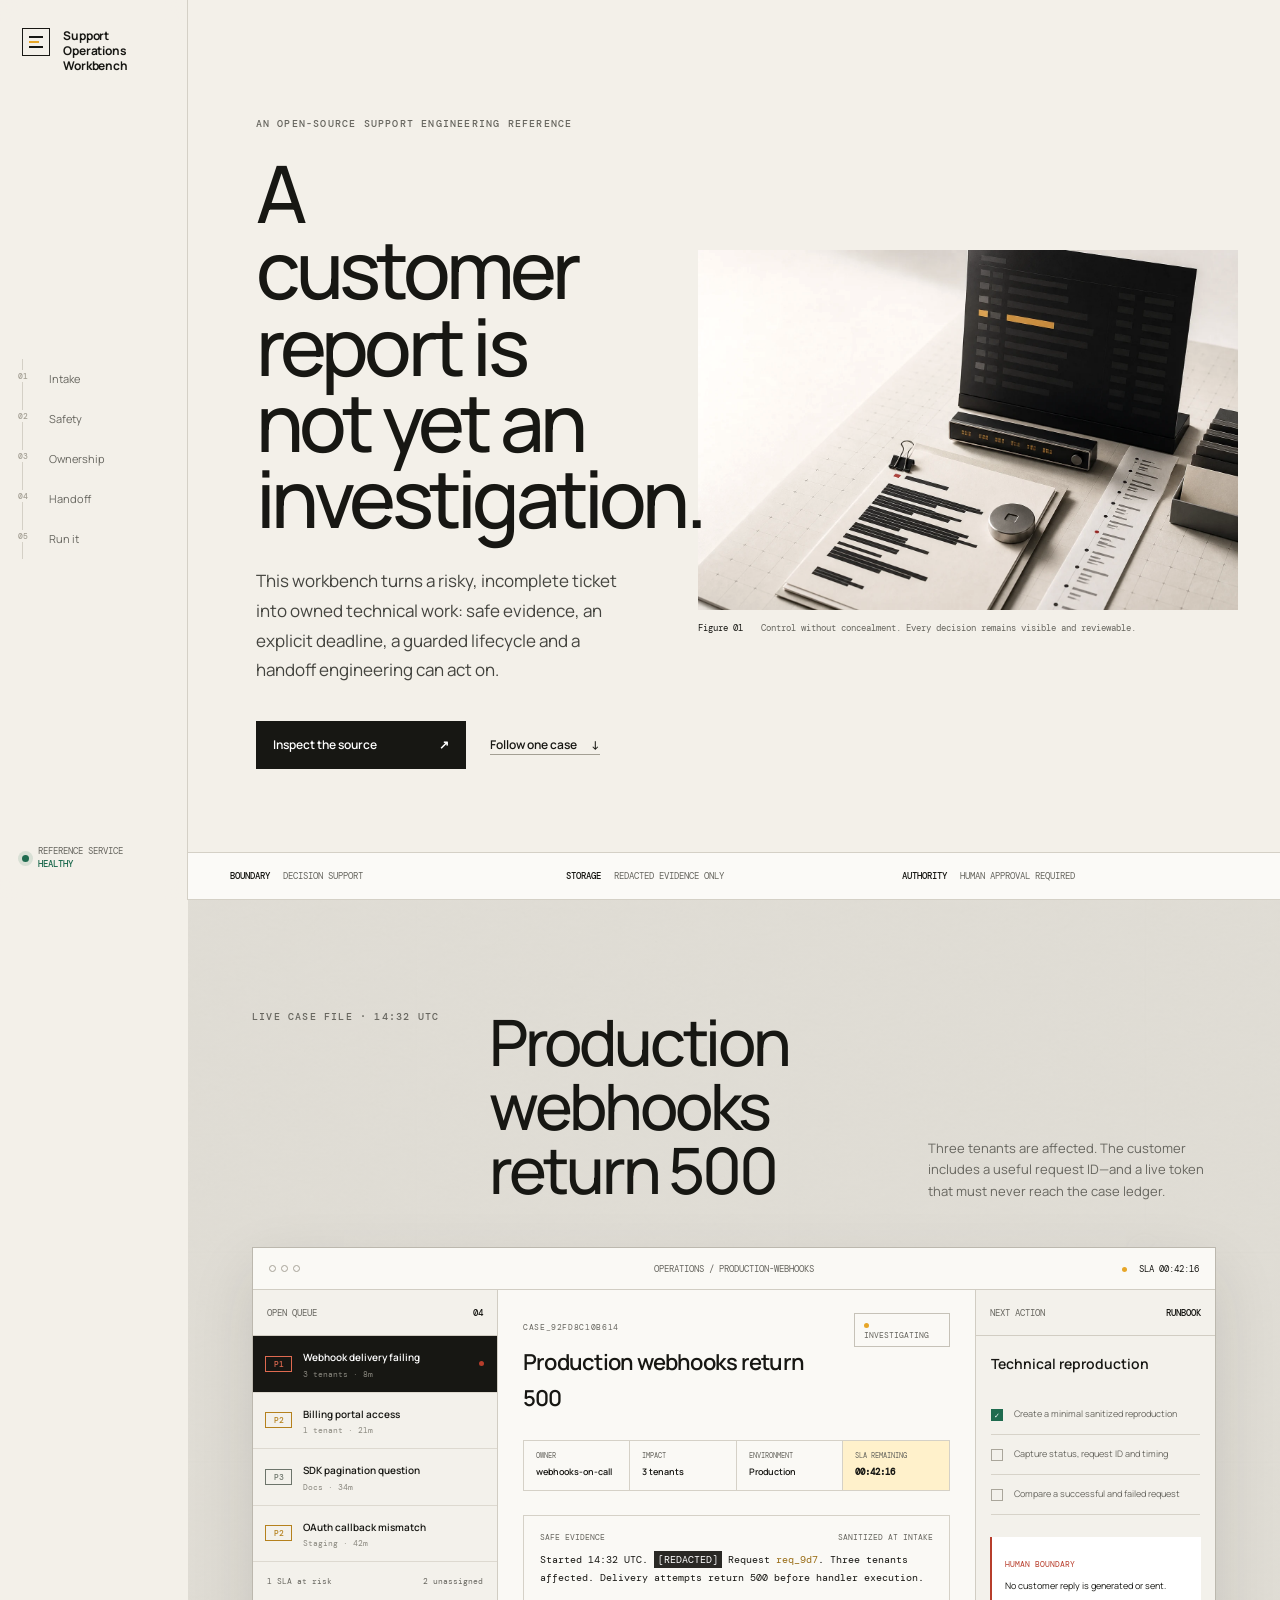
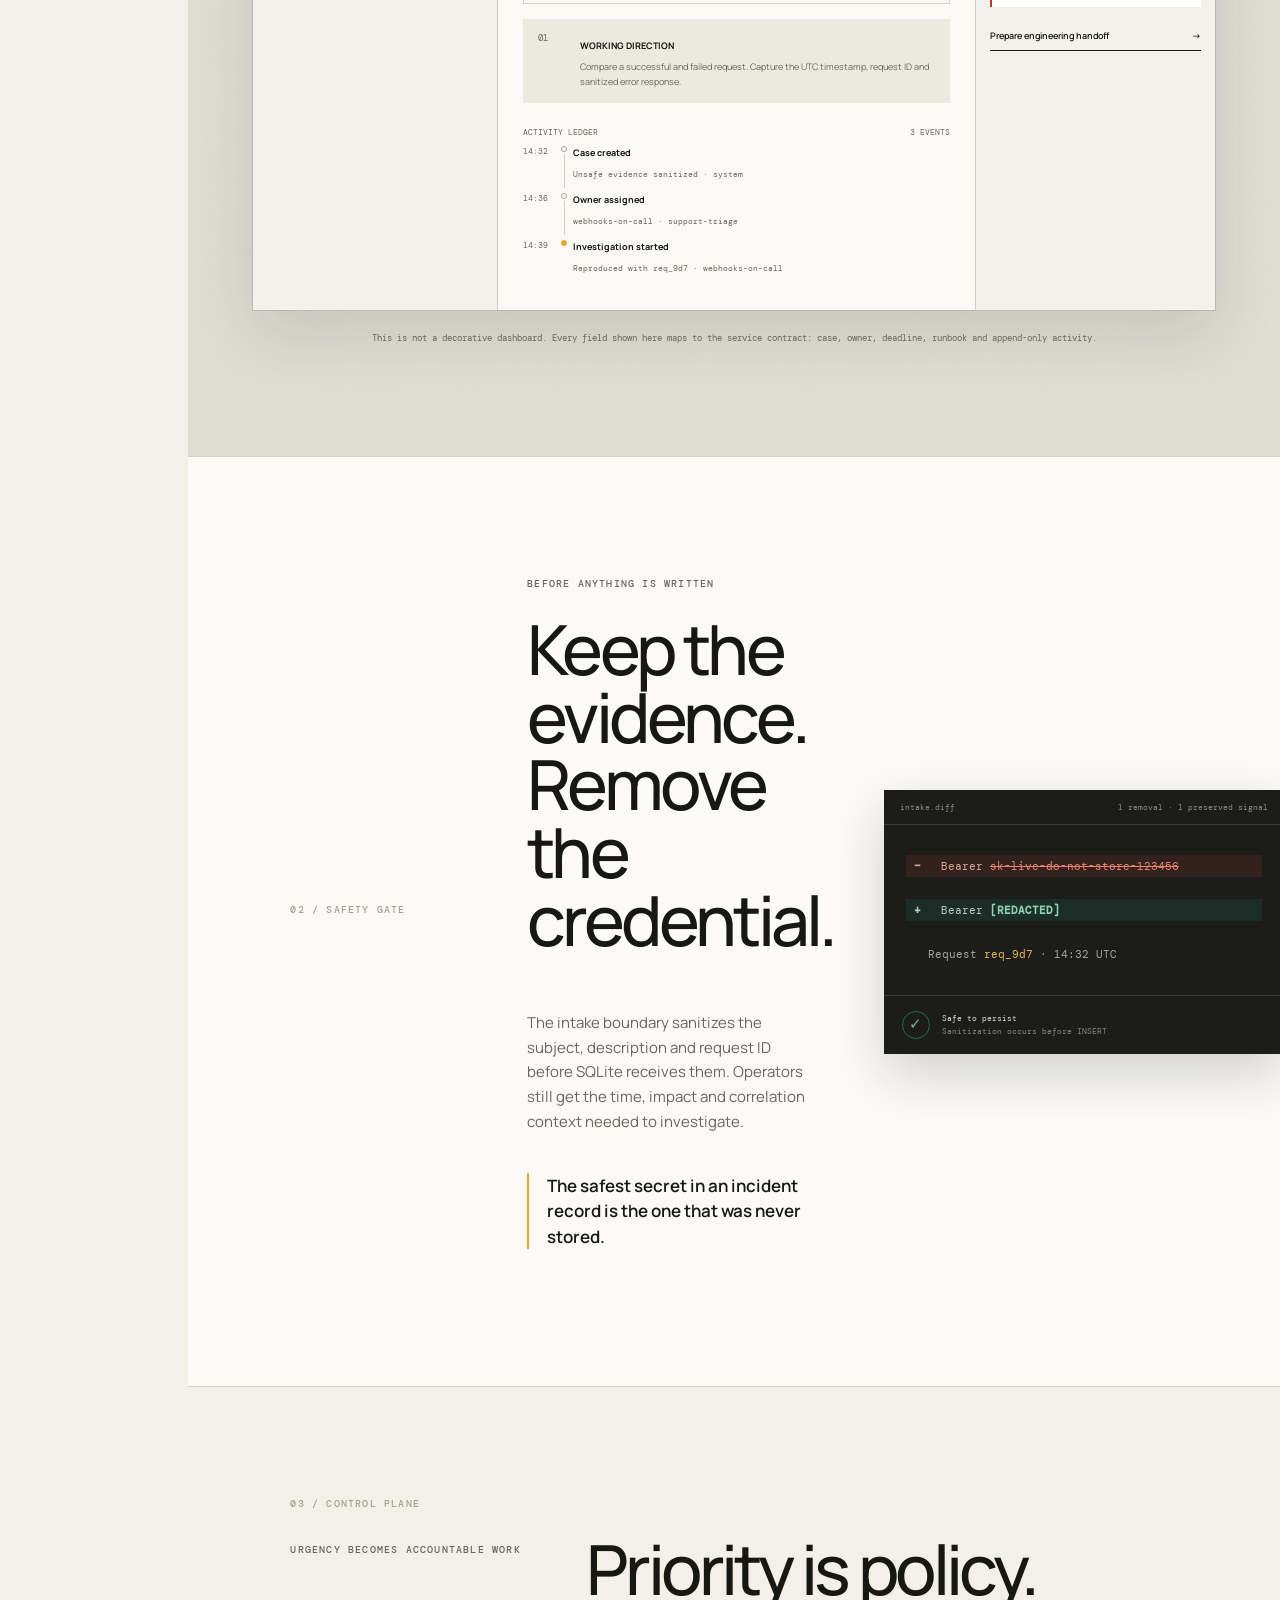
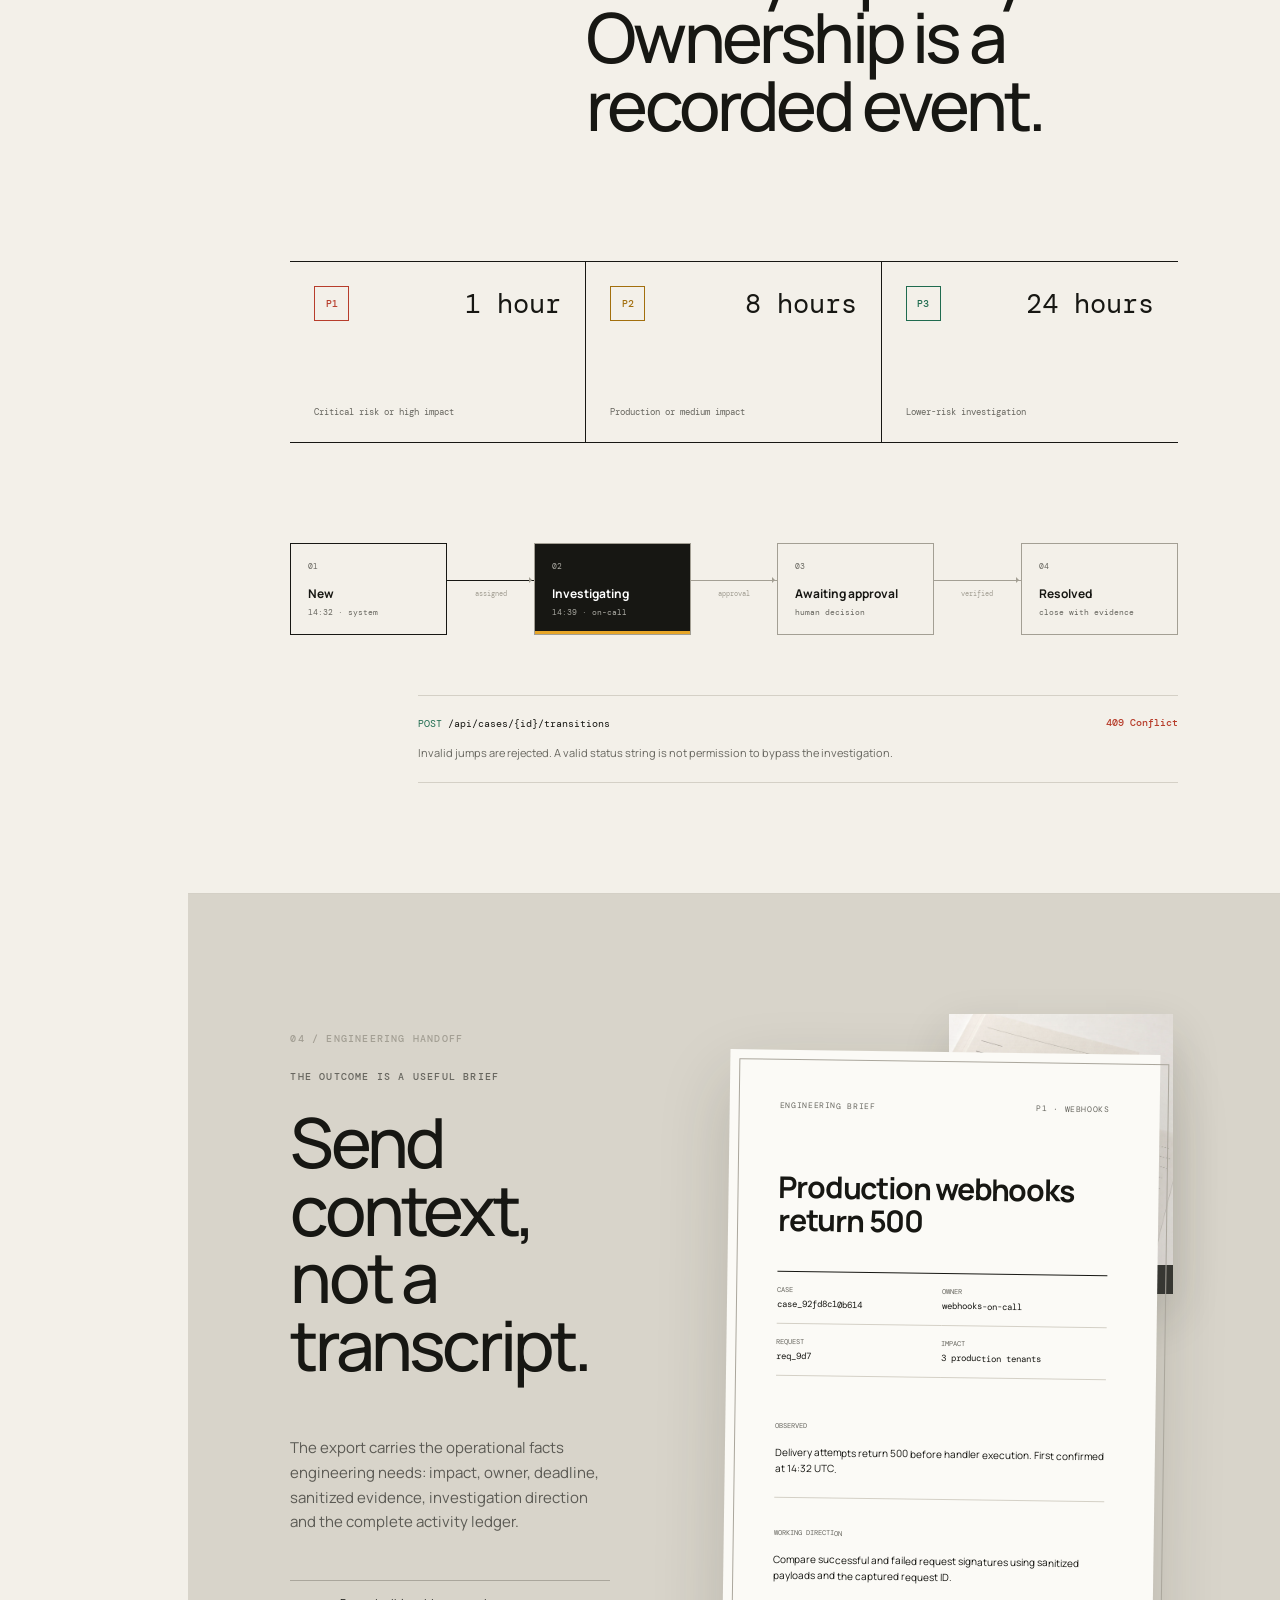
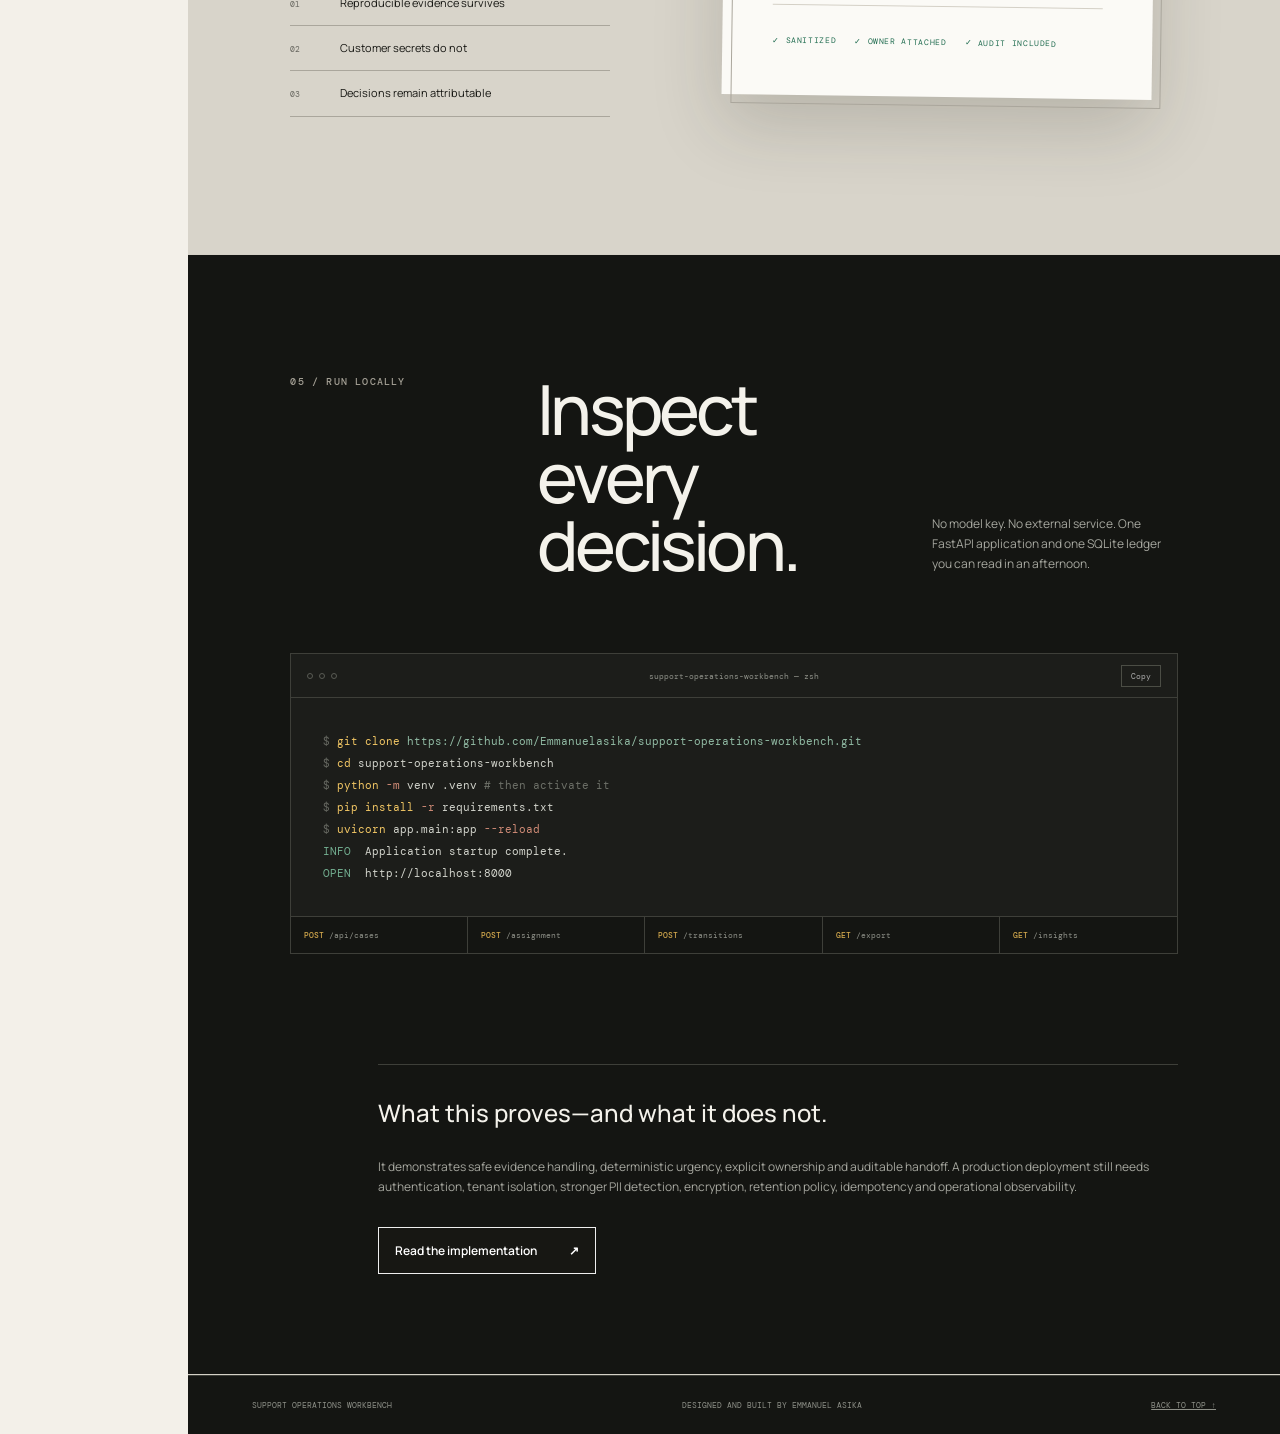
<file: docs/index.html>
<!doctype html>
<html lang="en">
<head>
  <meta charset="utf-8">
  <meta name="viewport" content="width=device-width,initial-scale=1">
  <meta name="theme-color" content="#f3f0e9">
  <meta name="description" content="A safe, owned, auditable command workspace for support investigations. Follow one production webhook case from intake to engineering handoff.">
  <meta property="og:title" content="Support Operations Workbench — own the investigation">
  <meta property="og:description" content="A working reference for the operational seam between customer support and engineering.">
  <meta property="og:type" content="website">
  <meta property="og:image" content="https://emmanuelasika.github.io/support-operations-workbench/assets/operations-command-desk.webp">
  <meta name="twitter:card" content="summary_large_image">
  <title>Support Operations Workbench — own the investigation</title>
  <link rel="preconnect" href="https://fonts.googleapis.com">
  <link rel="preconnect" href="https://fonts.gstatic.com" crossorigin>
  <link href="https://fonts.googleapis.com/css2?family=DM+Mono:wght@300;400;500&family=Manrope:wght@400;500;600;700&display=swap" rel="stylesheet">
  <link rel="stylesheet" href="site.css">
</head>
<body>
  <a class="skip-link" href="#case-file">Skip to the case</a>
  <header class="rail">
    <a class="wordmark" href="#top" aria-label="Support Operations Workbench, home">
      <span class="wordmark-mark" aria-hidden="true"><i></i><i></i><i></i></span>
      <span>Support<br>Operations<br>Workbench</span>
    </a>
    <nav aria-label="Case file navigation">
      <a href="#case-file"><b>01</b> Intake</a>
      <a href="#sanitization"><b>02</b> Safety</a>
      <a href="#ownership"><b>03</b> Ownership</a>
      <a href="#handoff"><b>04</b> Handoff</a>
      <a href="#run-it"><b>05</b> Run it</a>
    </nav>
    <div class="rail-foot">
      <span class="service-dot"></span>
      <span>Reference service<br><b>healthy</b></span>
    </div>
  </header>

  <main id="top">
    <section class="opening" aria-labelledby="opening-title">
      <div class="opening-copy">
        <p class="eyebrow">An open-source support engineering reference</p>
        <h1 id="opening-title">A customer report is not yet an investigation.</h1>
        <p class="lede">This workbench turns a risky, incomplete ticket into owned technical work: safe evidence, an explicit deadline, a guarded lifecycle and a handoff engineering can act on.</p>
        <div class="opening-actions">
          <a class="button button-dark" href="https://github.com/Emmanuelasika/support-operations-workbench">Inspect the source <span>↗</span></a>
          <a class="text-link" href="#case-file">Follow one case <span>↓</span></a>
        </div>
      </div>
      <figure class="opening-art">
        <img src="assets/operations-command-desk.webp" width="1536" height="1024" alt="An orderly operations desk with a redacted incident brief, queue display, ownership token and audit strip">
        <figcaption><span>Figure 01</span> Control without concealment. Every decision remains visible and reviewable.</figcaption>
      </figure>
      <div class="opening-status" aria-label="Project capabilities">
        <span><b>Boundary</b> Decision support</span>
        <span><b>Storage</b> Redacted evidence only</span>
        <span><b>Authority</b> Human approval required</span>
      </div>
    </section>

    <section class="case-chapter" id="case-file" aria-labelledby="case-title">
      <header class="chapter-intro">
        <p class="eyebrow">Live case file · 14:32 UTC</p>
        <h2 id="case-title">Production webhooks return 500</h2>
        <p>Three tenants are affected. The customer includes a useful request ID—and a live token that must never reach the case ledger.</p>
      </header>

      <div class="command-workspace" data-case="case_92fd8c10b614">
        <div class="workspace-bar">
          <div class="window-controls" aria-hidden="true"><i></i><i></i><i></i></div>
          <span>operations / production-webhooks</span>
          <span class="clock"><i></i> SLA 00:42:16</span>
        </div>
        <aside class="queue-pane" aria-label="Open case queue">
          <div class="pane-label"><span>Open queue</span><b>04</b></div>
          <button class="queue-row active" type="button" aria-pressed="true">
            <span class="priority p1">P1</span>
            <span><b>Webhook delivery failing</b><small>3 tenants · 8m</small></span>
            <i aria-label="SLA at risk"></i>
          </button>
          <button class="queue-row" type="button">
            <span class="priority p2">P2</span>
            <span><b>Billing portal access</b><small>1 tenant · 21m</small></span>
          </button>
          <button class="queue-row" type="button">
            <span class="priority p3">P3</span>
            <span><b>SDK pagination question</b><small>Docs · 34m</small></span>
          </button>
          <button class="queue-row" type="button">
            <span class="priority p2">P2</span>
            <span><b>OAuth callback mismatch</b><small>Staging · 42m</small></span>
          </button>
          <div class="queue-summary"><span>1 SLA at risk</span><span>2 unassigned</span></div>
        </aside>
        <article class="focus-pane">
          <header class="focus-head">
            <div>
              <span class="case-id">CASE_92FD8C10B614</span>
              <h3>Production webhooks return 500</h3>
            </div>
            <span class="state"><i></i> Investigating</span>
          </header>
          <div class="focus-metrics">
            <dl><dt>Owner</dt><dd>webhooks-on-call</dd></dl>
            <dl><dt>Impact</dt><dd>3 tenants</dd></dl>
            <dl><dt>Environment</dt><dd>Production</dd></dl>
            <dl class="sla"><dt>SLA remaining</dt><dd>00:42:16</dd></dl>
          </div>
          <div class="evidence">
            <div class="section-kicker"><span>Safe evidence</span><span>sanitized at intake</span></div>
            <p>Started 14:32 UTC. <mark>[REDACTED]</mark> Request <code>req_9d7</code>. Three tenants affected. Delivery attempts return 500 before handler execution.</p>
          </div>
          <div class="investigation-note">
            <span class="note-index">01</span>
            <div><b>Working direction</b><p>Compare a successful and failed request. Capture the UTC timestamp, request ID and sanitized error response.</p></div>
          </div>
          <div class="activity">
            <div class="section-kicker"><span>Activity ledger</span><span>3 events</span></div>
            <ol>
              <li><time>14:32</time><i></i><div><b>Case created</b><small>Unsafe evidence sanitized · system</small></div></li>
              <li><time>14:36</time><i></i><div><b>Owner assigned</b><small>webhooks-on-call · support-triage</small></div></li>
              <li class="current"><time>14:39</time><i></i><div><b>Investigation started</b><small>Reproduced with req_9d7 · webhooks-on-call</small></div></li>
            </ol>
          </div>
        </article>
        <aside class="action-pane">
          <div class="pane-label"><span>Next action</span><b>Runbook</b></div>
          <p class="runbook-name">Technical reproduction</p>
          <ol class="checklist">
            <li class="complete">Create a minimal sanitized reproduction</li>
            <li>Capture status, request ID and timing</li>
            <li>Compare a successful and failed request</li>
          </ol>
          <div class="boundary">
            <span>Human boundary</span>
            <p>No customer reply is generated or sent.</p>
          </div>
          <a href="#handoff">Prepare engineering handoff <span>→</span></a>
        </aside>
      </div>
      <p class="workspace-caption">This is not a decorative dashboard. Every field shown here maps to the service contract: case, owner, deadline, runbook and append-only activity.</p>
    </section>

    <section class="split-chapter" id="sanitization" aria-labelledby="safety-title">
      <div class="chapter-number">02 / SAFETY GATE</div>
      <div class="chapter-copy">
        <p class="eyebrow">Before anything is written</p>
        <h2 id="safety-title">Keep the evidence. Remove the credential.</h2>
        <p>The intake boundary sanitizes the subject, description and request ID before SQLite receives them. Operators still get the time, impact and correlation context needed to investigate.</p>
        <p class="principle">The safest secret in an incident record is the one that was never stored.</p>
      </div>
      <div class="diff-card" aria-label="Unsafe input compared with stored evidence">
        <header><span>intake.diff</span><span>1 removal · 1 preserved signal</span></header>
        <pre><code><span class="line removed"><b>−</b> Bearer <em>sk-live-do-not-store-123456</em></span>
<span class="line added"><b>+</b> Bearer <strong>[REDACTED]</strong></span>
<span class="line neutral">  Request <u>req_9d7</u> · 14:32 UTC</span></code></pre>
        <footer><span class="seal">✓</span><span><b>Safe to persist</b><small>Sanitization occurs before INSERT</small></span></footer>
      </div>
    </section>

    <section class="ownership-chapter" id="ownership" aria-labelledby="ownership-title">
      <div class="chapter-number">03 / CONTROL PLANE</div>
      <header>
        <p class="eyebrow">Urgency becomes accountable work</p>
        <h2 id="ownership-title">Priority is policy.<br>Ownership is a recorded event.</h2>
      </header>
      <div class="policy-tape" aria-label="Priority and service level policy">
        <div class="policy p1"><span>P1</span><b>1 hour</b><small>Critical risk or high impact</small></div>
        <div class="policy p2"><span>P2</span><b>8 hours</b><small>Production or medium impact</small></div>
        <div class="policy p3"><span>P3</span><b>24 hours</b><small>Lower-risk investigation</small></div>
      </div>
      <div class="state-machine">
        <div class="state-node reached"><span>01</span><b>New</b><small>14:32 · system</small></div>
        <div class="state-connector reached"><i></i><small>assigned</small></div>
        <div class="state-node active"><span>02</span><b>Investigating</b><small>14:39 · on-call</small></div>
        <div class="state-connector"><i></i><small>approval</small></div>
        <div class="state-node"><span>03</span><b>Awaiting approval</b><small>human decision</small></div>
        <div class="state-connector"><i></i><small>verified</small></div>
        <div class="state-node"><span>04</span><b>Resolved</b><small>close with evidence</small></div>
      </div>
      <div class="guardrail">
        <code><span>POST</span> /api/cases/{id}/transitions</code>
        <strong>409 Conflict</strong>
        <p>Invalid jumps are rejected. A valid status string is not permission to bypass the investigation.</p>
      </div>
    </section>

    <section class="handoff-chapter" id="handoff" aria-labelledby="handoff-title">
      <div class="handoff-copy">
        <div class="chapter-number">04 / ENGINEERING HANDOFF</div>
        <p class="eyebrow">The outcome is a useful brief</p>
        <h2 id="handoff-title">Send context, not a transcript.</h2>
        <p>The export carries the operational facts engineering needs: impact, owner, deadline, sanitized evidence, investigation direction and the complete activity ledger.</p>
        <ul>
          <li><span>01</span> Reproducible evidence survives</li>
          <li><span>02</span> Customer secrets do not</li>
          <li><span>03</span> Decisions remain attributable</li>
        </ul>
      </div>
      <div class="handoff-artifacts">
      <figure class="handoff-photo">
        <img src="assets/safe-engineering-handoff.webp" width="1122" height="1402" loading="lazy" alt="A sanitized engineering handoff packet with redaction bar, amber priority tab, ownership seal and audit strip">
        <figcaption>Artifact 02 · sanitized packet and ownership seal</figcaption>
      </figure>
      <article class="handoff-sheet">
        <header>
          <span>ENGINEERING BRIEF</span>
          <span>P1 · WEBHOOKS</span>
        </header>
        <h3>Production webhooks return 500</h3>
        <dl>
          <div><dt>Case</dt><dd>case_92fd8c10b614</dd></div>
          <div><dt>Owner</dt><dd>webhooks-on-call</dd></div>
          <div><dt>Request</dt><dd>req_9d7</dd></div>
          <div><dt>Impact</dt><dd>3 production tenants</dd></div>
        </dl>
        <section>
          <span>OBSERVED</span>
          <p>Delivery attempts return 500 before handler execution. First confirmed at 14:32 UTC.</p>
        </section>
        <section>
          <span>WORKING DIRECTION</span>
          <p>Compare successful and failed request signatures using sanitized payloads and the captured request ID.</p>
        </section>
        <footer><span>✓ SANITIZED</span><span>✓ OWNER ATTACHED</span><span>✓ AUDIT INCLUDED</span></footer>
      </article>
      </div>
    </section>

    <section class="run-chapter" id="run-it" aria-labelledby="run-title">
      <div class="run-heading">
        <div class="chapter-number">05 / RUN LOCALLY</div>
        <h2 id="run-title">Inspect every decision.</h2>
        <p>No model key. No external service. One FastAPI application and one SQLite ledger you can read in an afternoon.</p>
      </div>
      <div class="terminal" role="region" aria-label="Local installation commands" tabindex="0">
        <header><span class="terminal-lights"><i></i><i></i><i></i></span><span>support-operations-workbench — zsh</span><button type="button" data-copy aria-label="Copy installation commands">Copy</button></header>
        <pre><code id="install-command"><span class="prompt">$</span> <span class="cmd">git clone</span> <span class="string">https://github.com/Emmanuelasika/support-operations-workbench.git</span>
<span class="prompt">$</span> <span class="cmd">cd</span> support-operations-workbench
<span class="prompt">$</span> <span class="cmd">python</span> <span class="flag">-m</span> venv .venv <span class="comment"># then activate it</span>
<span class="prompt">$</span> <span class="cmd">pip install</span> <span class="flag">-r</span> requirements.txt
<span class="prompt">$</span> <span class="cmd">uvicorn</span> app.main:app <span class="flag">--reload</span>
<span class="output">INFO</span>  Application startup complete.
<span class="output">OPEN</span>  http://localhost:8000</code></pre>
      </div>
      <div class="api-strip">
        <span><b>POST</b> /api/cases</span>
        <span><b>POST</b> /assignment</span>
        <span><b>POST</b> /transitions</span>
        <span><b>GET</b> /export</span>
        <span><b>GET</b> /insights</span>
      </div>
      <div class="honest-boundary">
        <h3>What this proves—and what it does not.</h3>
        <p>It demonstrates safe evidence handling, deterministic urgency, explicit ownership and auditable handoff. A production deployment still needs authentication, tenant isolation, stronger PII detection, encryption, retention policy, idempotency and operational observability.</p>
        <a class="button button-dark" href="https://github.com/Emmanuelasika/support-operations-workbench">Read the implementation <span>↗</span></a>
      </div>
    </section>
  </main>

  <footer class="site-footer">
    <span>Support Operations Workbench</span>
    <span>Designed and built by Emmanuel Asika</span>
    <a href="#top">Back to top ↑</a>
  </footer>

  <script>
    const copyButton = document.querySelector("[data-copy]");
    copyButton?.addEventListener("click", async () => {
      const commands = `git clone https://github.com/Emmanuelasika/support-operations-workbench.git
cd support-operations-workbench
python -m venv .venv
pip install -r requirements.txt
uvicorn app.main:app --reload`;
      try {
        await navigator.clipboard.writeText(commands);
        copyButton.textContent = "Copied";
        setTimeout(() => copyButton.textContent = "Copy", 1600);
      } catch {
        copyButton.textContent = "Select commands";
      }
    });
  </script>
</body>
</html>
</file>
<file: docs/site.css>
@import url("https://fonts.googleapis.com/css2?family=DM+Mono:wght@300;400;500&family=Manrope:wght@400;500;600;700&display=swap");

:root {
  --paper: #f3f0e9;
  --sheet: #fbfaf7;
  --ink: #171713;
  --muted: #67665f;
  --line: #d4d0c6;
  --line-dark: #a39f94;
  --amber: #e7a628;
  --amber-soft: #fff1cb;
  --signal: #b73d2b;
  --green: #1f6b4f;
  --mono: "DM Mono", ui-monospace, monospace;
  --sans: "Manrope", Arial, sans-serif;
  --rail: 188px;
}

* { box-sizing: border-box; }
html { scroll-behavior: smooth; background: var(--paper); }
body { margin: 0; color: var(--ink); background: var(--paper); font: 400 15px/1.65 var(--sans); }
a { color: inherit; }
button { color: inherit; font: inherit; }
code, pre { font-family: var(--mono); }
::selection { background: var(--amber); color: var(--ink); }

.skip-link { position: fixed; z-index: 100; left: 16px; top: -80px; padding: 10px 14px; background: var(--ink); color: white; }
.skip-link:focus { top: 16px; }
.rail { position: fixed; inset: 0 auto 0 0; z-index: 10; width: var(--rail); padding: 28px 22px; display: flex; flex-direction: column; border-right: 1px solid var(--line); background: rgba(243,240,233,.94); backdrop-filter: blur(12px); }
.wordmark { display: flex; gap: 13px; align-items: flex-start; color: var(--ink); font-size: 12px; font-weight: 700; line-height: 1.25; letter-spacing: -.01em; text-decoration: none; }
.wordmark-mark { width: 28px; height: 28px; display: grid; align-content: center; gap: 3px; border: 1px solid var(--ink); padding: 6px; }
.wordmark-mark i { display: block; height: 2px; background: var(--ink); }
.wordmark-mark i:nth-child(2) { width: 70%; background: var(--amber); }
.rail nav { margin: auto 0; display: grid; }
.rail nav a { position: relative; padding: 11px 0 11px 26px; color: var(--muted); font-size: 11px; text-decoration: none; border-left: 1px solid var(--line); transition: color .2s, border-color .2s; }
.rail nav a:hover, .rail nav a:focus { color: var(--ink); border-color: var(--amber); }
.rail nav b { position: absolute; left: 0; transform: translateX(-50%); padding: 1px 4px; background: var(--paper); color: var(--line-dark); font: 500 8px var(--mono); }
.rail-foot { display: flex; gap: 9px; align-items: center; color: var(--muted); font: 9px/1.5 var(--mono); text-transform: uppercase; }
.rail-foot b { color: var(--green); font-weight: 500; }
.service-dot { width: 7px; height: 7px; border-radius: 50%; background: var(--green); box-shadow: 0 0 0 4px rgba(31,107,79,.12); }

main, .site-footer { margin-left: var(--rail); }
.opening, .case-chapter, .split-chapter, .ownership-chapter, .handoff-chapter, .run-chapter { min-height: 100vh; border-bottom: 1px solid var(--line); }
.opening { position: relative; display: grid; grid-template-columns: minmax(360px, .9fr) 1.15fr; grid-template-rows: 1fr auto; gap: 0; padding: 34px 42px 0; overflow: hidden; }
.opening-copy { z-index: 2; align-self: center; max-width: 620px; padding: 76px 40px 76px 2vw; }
.eyebrow, .chapter-number { margin: 0 0 24px; color: var(--muted); font: 500 10px/1.4 var(--mono); letter-spacing: .12em; text-transform: uppercase; }
h1, h2, h3, p { margin-top: 0; }
h1 { margin-bottom: 30px; font-size: clamp(48px, 6.2vw, 96px); font-weight: 500; line-height: .96; letter-spacing: -.06em; }
.lede { max-width: 570px; margin-bottom: 36px; color: #44443f; font-size: 17px; line-height: 1.75; }
.opening-actions { display: flex; gap: 24px; align-items: center; }
.button { display: inline-flex; align-items: center; justify-content: space-between; gap: 32px; min-width: 210px; padding: 13px 16px; border: 1px solid var(--ink); font-size: 12px; font-weight: 600; text-decoration: none; transition: transform .2s, background .2s; }
.button:hover { transform: translateY(-2px); }
.button-dark { background: var(--ink); color: white; }
.text-link { font-size: 12px; font-weight: 600; text-decoration: none; border-bottom: 1px solid var(--line-dark); }
.text-link span { margin-left: 12px; }
.opening-art { position: relative; align-self: center; margin: 0; padding: 4vw 0 4vw 2vw; }
.opening-art:before { content: ""; position: absolute; inset: 0 -42px 0 15%; z-index: -1; background: var(--sheet); border-left: 1px solid var(--line); }
.opening-art img { display: block; width: 100%; height: auto; filter: saturate(.84) contrast(1.02); }
.opening-art figcaption { display: flex; gap: 18px; padding-top: 12px; color: var(--muted); font: 9px/1.5 var(--mono); }
.opening-art figcaption span { color: var(--ink); }
.opening-status { grid-column: 1 / -1; display: grid; grid-template-columns: repeat(3, 1fr); margin: 0 -42px; padding: 17px 42px; border-top: 1px solid var(--line); background: var(--sheet); }
.opening-status span { color: var(--muted); font: 9px var(--mono); text-transform: uppercase; }
.opening-status b { margin-right: 8px; color: var(--ink); font-weight: 500; }

.case-chapter { padding: 110px clamp(28px, 5vw, 78px); background-color: #dedbd3; background-image: linear-gradient(rgba(222,219,211,.9),rgba(222,219,211,.9)),url("assets/operations-paper-grid.webp"); background-size: cover; background-position: center; }
.chapter-intro { display: grid; grid-template-columns: .7fr 1.4fr 1fr; gap: 35px; align-items: end; margin-bottom: 45px; }
.chapter-intro .eyebrow { align-self: start; }
.chapter-intro h2 { margin: 0; font-size: clamp(40px, 5vw, 72px); font-weight: 500; line-height: 1; letter-spacing: -.05em; }
.chapter-intro > p:last-child { margin: 0; color: var(--muted); font-size: 13px; }
.command-workspace { display: grid; grid-template-columns: 245px minmax(460px, 1fr) 240px; grid-template-rows: 42px auto; max-width: 1450px; margin: auto; background: #faf9f5; border: 1px solid #bcb8ae; box-shadow: 0 24px 60px rgba(37,34,25,.12); }
.workspace-bar { grid-column: 1 / -1; display: grid; grid-template-columns: 1fr auto 1fr; align-items: center; padding: 0 16px; border-bottom: 1px solid #d1cdc3; color: var(--muted); font: 9px var(--mono); text-transform: uppercase; }
.window-controls { display: flex; gap: 5px; }
.window-controls i { width: 7px; height: 7px; border: 1px solid #a7a398; border-radius: 50%; }
.workspace-bar > span:nth-child(2) { justify-self: center; }
.workspace-bar .clock { justify-self: end; color: var(--ink); }
.clock i { display: inline-block; width: 5px; height: 5px; margin-right: 7px; border-radius: 50%; background: var(--amber); }
.queue-pane { border-right: 1px solid #d1cdc3; background: #f3f1eb; }
.pane-label { height: 46px; padding: 0 14px; display: flex; align-items: center; justify-content: space-between; border-bottom: 1px solid #d1cdc3; color: var(--muted); font: 9px var(--mono); text-transform: uppercase; }
.pane-label b { color: var(--ink); font-weight: 500; }
.queue-row { width: 100%; padding: 13px 12px; display: grid; grid-template-columns: 29px 1fr 6px; gap: 9px; align-items: center; border: 0; border-bottom: 1px solid #ddd9d0; background: none; text-align: left; cursor: default; }
.queue-row.active { background: var(--ink); color: white; }
.priority { width: 27px; padding: 2px 0; border: 1px solid currentColor; font: 500 8px var(--mono); text-align: center; }
.priority.p1 { color: #df6a50; }
.priority.p2 { color: #b5811d; }
.priority.p3 { color: #6d756b; }
.queue-row b { display: block; overflow: hidden; font-size: 10px; font-weight: 600; text-overflow: ellipsis; white-space: nowrap; }
.queue-row small { display: block; margin-top: 3px; color: #8a887f; font: 8px var(--mono); }
.queue-row i { width: 5px; height: 5px; border-radius: 50%; background: var(--signal); }
.queue-summary { padding: 14px; display: flex; justify-content: space-between; color: var(--muted); font: 8px var(--mono); }
.focus-pane { min-height: 610px; padding: 23px 25px; }
.focus-head { display: flex; justify-content: space-between; gap: 24px; }
.case-id { color: var(--muted); font: 8px var(--mono); letter-spacing: .08em; }
.focus-head h3 { margin: 6px 0 0; font-size: 22px; font-weight: 600; letter-spacing: -.035em; }
.state { align-self: flex-start; padding: 6px 9px; border: 1px solid #c6c2b8; color: var(--muted); font: 8px var(--mono); text-transform: uppercase; }
.state i { display: inline-block; width: 5px; height: 5px; margin-right: 5px; border-radius: 50%; background: var(--amber); }
.focus-metrics { margin: 24px 0; display: grid; grid-template-columns: repeat(4, 1fr); border: 1px solid #d5d1c7; }
.focus-metrics dl { margin: 0; padding: 10px 12px; border-right: 1px solid #d5d1c7; }
.focus-metrics dl:last-child { border-right: 0; }
.focus-metrics dt { color: var(--muted); font: 7px var(--mono); text-transform: uppercase; }
.focus-metrics dd { margin: 5px 0 0; font-size: 9px; font-weight: 600; }
.focus-metrics .sla { background: var(--amber-soft); }
.focus-metrics .sla dd { font-family: var(--mono); }
.section-kicker { display: flex; justify-content: space-between; margin-bottom: 9px; color: var(--muted); font: 8px var(--mono); text-transform: uppercase; }
.evidence { padding: 16px; border: 1px solid #d5d1c7; }
.evidence p { margin: 0; font: 10px/1.8 var(--mono); }
.evidence mark { padding: 2px 4px; background: #2a2925; color: white; }
.evidence code { color: #986b13; }
.investigation-note { margin: 15px 0 24px; padding: 13px 15px; display: grid; grid-template-columns: 30px 1fr; gap: 12px; background: #ece9e1; }
.note-index { font: 9px var(--mono); color: var(--muted); }
.investigation-note b { font-size: 9px; text-transform: uppercase; }
.investigation-note p { margin: 3px 0 0; color: var(--muted); font-size: 9px; }
.activity ol { margin: 0; padding: 0; list-style: none; }
.activity li { display: grid; grid-template-columns: 38px 12px 1fr; min-height: 47px; color: var(--muted); }
.activity time { font: 8px var(--mono); }
.activity li > i { position: relative; width: 6px; height: 6px; border: 1px solid #aaa69b; border-radius: 50%; }
.activity li > i:after { content: ""; position: absolute; left: 2px; top: 7px; width: 1px; height: 34px; background: #d5d1c7; }
.activity li:last-child > i:after { display: none; }
.activity .current i { background: var(--amber); border-color: var(--amber); }
.activity b { display: block; color: var(--ink); font-size: 9px; }
.activity small { font: 8px var(--mono); }
.action-pane { padding-bottom: 20px; border-left: 1px solid #d1cdc3; background: #f3f1eb; }
.runbook-name { padding: 16px 15px 6px; font-size: 14px; font-weight: 600; }
.checklist { margin: 0; padding: 0 15px; list-style: none; }
.checklist li { position: relative; padding: 12px 0 12px 23px; border-bottom: 1px solid #d7d3c9; color: var(--muted); font-size: 9px; }
.checklist li:before { content: ""; position: absolute; left: 0; top: 14px; width: 10px; height: 10px; border: 1px solid #aaa69b; }
.checklist li.complete:before { content: "✓"; display: grid; place-items: center; background: var(--green); border-color: var(--green); color: white; font-size: 7px; }
.boundary { margin: 22px 14px; padding: 13px; border-left: 2px solid var(--signal); background: #fff; }
.boundary span { color: var(--signal); font: 8px var(--mono); text-transform: uppercase; }
.boundary p { margin: 5px 0 0; font-size: 9px; }
.action-pane > a { margin: 0 14px; display: flex; justify-content: space-between; padding-bottom: 6px; border-bottom: 1px solid var(--ink); font-size: 9px; font-weight: 600; text-decoration: none; }
.workspace-caption { max-width: 730px; margin: 20px auto 0; color: var(--muted); font: 9px/1.7 var(--mono); text-align: center; }

.split-chapter { padding: 120px clamp(30px, 8vw, 130px); display: grid; grid-template-columns: 160px minmax(280px, .8fr) minmax(400px, 1.2fr); gap: clamp(30px, 6vw, 100px); align-items: center; background: var(--sheet); }
.chapter-number { color: var(--line-dark); }
.chapter-copy h2, .ownership-chapter h2, .handoff-copy h2, .run-heading h2 { font-size: clamp(42px, 5.4vw, 76px); font-weight: 500; line-height: .98; letter-spacing: -.055em; }
.chapter-copy > p:not(.eyebrow):not(.principle) { color: var(--muted); }
.principle { margin-top: 38px; padding-left: 18px; border-left: 2px solid var(--amber); font-size: 17px; font-weight: 600; line-height: 1.5; }
.diff-card { background: #1c1d1b; color: #deded9; box-shadow: 0 20px 50px rgba(20,20,18,.18); }
.diff-card header { padding: 12px 16px; display: flex; justify-content: space-between; border-bottom: 1px solid #3c3d38; color: #8f918a; font: 8px var(--mono); }
.diff-card pre { margin: 0; padding: 30px 22px; overflow-x: auto; font: 11px/2 var(--mono); }
.diff-card .line { display: block; padding: 0 8px; }
.diff-card .line b { display: inline-block; width: 20px; }
.diff-card .removed { background: rgba(183,61,43,.14); color: #dca99f; }
.diff-card .removed em { color: #f18470; font-style: normal; text-decoration: line-through; }
.diff-card .added { background: rgba(31,107,79,.2); color: #b4d2c4; }
.diff-card .added strong { color: #8ed2b4; }
.diff-card .neutral { color: #a6a8a2; }
.diff-card .neutral u { color: #e6b853; text-decoration: none; }
.diff-card footer { padding: 15px 18px; display: flex; gap: 12px; align-items: center; border-top: 1px solid #3c3d38; }
.seal { width: 28px; height: 28px; display: grid; place-items: center; border: 1px solid var(--green); border-radius: 50%; color: #70b899; }
.diff-card footer b, .diff-card footer small { display: block; font: 8px var(--mono); }
.diff-card footer small { margin-top: 3px; color: #858780; }

.ownership-chapter { padding: 110px clamp(30px, 8vw, 130px); background: var(--paper); }
.ownership-chapter > header { display: grid; grid-template-columns: 1fr 2fr; align-items: start; margin-bottom: 65px; }
.ownership-chapter .eyebrow { margin-top: 8px; }
.policy-tape { display: grid; grid-template-columns: repeat(3, 1fr); border-top: 1px solid var(--ink); border-bottom: 1px solid var(--ink); }
.policy { min-height: 180px; padding: 24px; display: grid; grid-template-columns: 1fr auto; border-right: 1px solid var(--ink); }
.policy:last-child { border-right: 0; }
.policy span { width: 35px; height: 35px; display: grid; place-items: center; border: 1px solid; font: 500 10px var(--mono); }
.policy b { align-self: start; font: 400 27px var(--mono); }
.policy small { grid-column: 1 / -1; align-self: end; color: var(--muted); font: 9px var(--mono); }
.policy.p1 span { color: var(--signal); }
.policy.p2 span { color: #a26f0d; }
.policy.p3 span { color: var(--green); }
.state-machine { margin: 100px 0 60px; display: grid; grid-template-columns: 1fr .55fr 1fr .55fr 1fr .55fr 1fr; align-items: center; }
.state-node { padding: 17px; border: 1px solid var(--line-dark); }
.state-node span, .state-node small { display: block; color: var(--muted); font: 8px var(--mono); }
.state-node b { display: block; margin: 13px 0 3px; font-size: 12px; }
.state-node.active { background: var(--ink); color: white; box-shadow: inset 0 -3px var(--amber); }
.state-node.active span, .state-node.active small { color: #aaa9a2; }
.state-node.reached { border-color: var(--ink); }
.state-connector { position: relative; text-align: center; }
.state-connector i { display: block; height: 1px; background: var(--line-dark); }
.state-connector i:after { content: ""; position: absolute; top: -3px; right: -1px; border: 3px solid transparent; border-left-color: var(--line-dark); }
.state-connector small { display: block; margin-top: 8px; color: var(--line-dark); font: 7px var(--mono); }
.state-connector.reached i { background: var(--ink); }
.guardrail { max-width: 760px; margin-left: auto; display: grid; grid-template-columns: 1fr auto; gap: 12px 25px; padding: 20px 0; border-top: 1px solid var(--line); border-bottom: 1px solid var(--line); }
.guardrail code { font-size: 10px; }
.guardrail code span { color: var(--green); }
.guardrail strong { color: var(--signal); font: 500 10px var(--mono); }
.guardrail p { grid-column: 1 / -1; margin: 0; color: var(--muted); font-size: 11px; }

.handoff-chapter { padding: 120px clamp(30px, 8vw, 130px); display: grid; grid-template-columns: minmax(320px, .8fr) minmax(430px, 1fr); gap: clamp(50px, 9vw, 150px); align-items: center; background: #d8d4ca; }
.handoff-copy > p:not(.eyebrow) { max-width: 590px; color: #5b5a54; }
.handoff-copy ul { margin: 45px 0 0; padding: 0; list-style: none; border-top: 1px solid #aaa69c; }
.handoff-copy li { padding: 13px 0; border-bottom: 1px solid #aaa69c; font-size: 11px; }
.handoff-copy li span { display: inline-block; width: 48px; color: var(--muted); font: 8px var(--mono); }
.handoff-artifacts { position: relative; min-height: 720px; display: grid; place-items: center; }
.handoff-photo { position: absolute; width: 52%; right: -4%; top: 0; margin: 0; overflow: hidden; box-shadow: 0 20px 45px rgba(40,37,30,.16); }
.handoff-photo img { display: block; width: 100%; height: auto; filter: saturate(.8); }
.handoff-photo figcaption { position: absolute; inset: auto 0 0; padding: 10px 12px; background: rgba(20,21,18,.82); color: #d6d3ca; font: 7px var(--mono); text-transform: uppercase; }
.handoff-sheet { position: relative; max-width: 620px; padding: 50px; background: #fbfaf6; box-shadow: 0 30px 70px rgba(40,37,30,.18); transform: rotate(.8deg); }
.handoff-sheet:after { content: ""; position: absolute; inset: 9px -9px -9px 9px; z-index: -1; border: 1px solid #aaa69c; }
.handoff-sheet > header, .handoff-sheet > footer { display: flex; justify-content: space-between; color: var(--muted); font: 8px var(--mono); letter-spacing: .08em; }
.handoff-sheet h3 { margin: 60px 0 35px; font-size: 30px; line-height: 1.1; letter-spacing: -.04em; }
.handoff-sheet dl { display: grid; grid-template-columns: 1fr 1fr; border-top: 1px solid var(--ink); }
.handoff-sheet dl div { padding: 13px 0; border-bottom: 1px solid var(--line); }
.handoff-sheet dt { color: var(--muted); font: 7px var(--mono); text-transform: uppercase; }
.handoff-sheet dd { margin: 4px 0 0; font: 9px var(--mono); }
.handoff-sheet section { min-height: 0; padding: 20px 0; border-bottom: 1px solid var(--line); }
.handoff-sheet section span { color: var(--muted); font: 7px var(--mono); }
.handoff-sheet section p { margin: 8px 0 0; font-size: 10px; }
.handoff-sheet > footer { margin-top: 30px; justify-content: flex-start; gap: 18px; color: var(--green); }

.run-chapter { padding: 120px clamp(30px, 8vw, 130px) 60px; background: #141512; color: #f4f2eb; }
.run-heading { display: grid; grid-template-columns: .8fr 1.4fr 1fr; gap: 50px; align-items: end; }
.run-heading .chapter-number { align-self: start; }
.run-heading h2 { margin-bottom: 0; }
.run-heading > p { margin-bottom: 5px; color: #a6a79f; font-size: 12px; }
.terminal { margin: 75px 0 0; border: 1px solid #3e3f39; background: #1c1d1a; outline: none; }
.terminal:focus { border-color: var(--amber); }
.terminal header { height: 44px; padding: 0 16px; display: grid; grid-template-columns: 1fr auto 1fr; align-items: center; border-bottom: 1px solid #3e3f39; color: #8e9088; font: 8px var(--mono); }
.terminal-lights { display: flex; gap: 6px; }
.terminal-lights i { width: 6px; height: 6px; border: 1px solid #595b54; border-radius: 50%; }
.terminal button { justify-self: end; padding: 5px 9px; border: 1px solid #4b4d45; background: transparent; color: #aaa; font: 8px var(--mono); cursor: pointer; }
.terminal pre { margin: 0; padding: 32px; overflow-x: auto; color: #d1d3cb; font: 11px/2 var(--mono); }
.terminal .prompt { color: #666861; }
.terminal .cmd { color: #f1c664; }
.terminal .string { color: #91bba4; }
.terminal .flag { color: #d18c77; }
.terminal .comment { color: #6d7068; }
.terminal .output { color: #72ae90; }
.api-strip { display: grid; grid-template-columns: repeat(5, 1fr); border: 1px solid #3e3f39; border-top: 0; }
.api-strip span { padding: 13px; border-right: 1px solid #3e3f39; color: #8e9088; font: 8px var(--mono); }
.api-strip span:last-child { border-right: 0; }
.api-strip b { color: #d3a84d; font-weight: 500; }
.honest-boundary { max-width: 800px; margin: 110px 0 40px auto; padding-top: 28px; border-top: 1px solid #3e3f39; }
.honest-boundary h3 { font-size: 24px; font-weight: 500; }
.honest-boundary p { color: #a6a79f; font-size: 12px; }
.honest-boundary .button { margin-top: 18px; border-color: #eee; }
.site-footer { padding: 24px clamp(30px, 5vw, 80px); display: flex; justify-content: space-between; gap: 20px; background: #141512; border-top: 1px solid #3e3f39; color: #8e9088; font: 8px var(--mono); text-transform: uppercase; }

@media (max-width: 1180px) {
  :root { --rail: 150px; }
  .rail { padding: 24px 17px; }
  .command-workspace { grid-template-columns: 210px 1fr; }
  .action-pane { grid-column: 1 / -1; display: grid; grid-template-columns: 170px 1fr 1fr auto; align-items: center; border-top: 1px solid #d1cdc3; border-left: 0; }
  .action-pane .pane-label { height: 100%; border-right: 1px solid #d1cdc3; border-bottom: 0; }
  .runbook-name { margin: 0; }
  .checklist { display: none; }
  .boundary { margin: 10px; }
  .split-chapter { grid-template-columns: 100px 1fr; }
  .diff-card { grid-column: 2; }
}

@media (max-width: 860px) {
  :root { --rail: 0px; }
  .rail { position: relative; width: auto; height: 64px; padding: 12px 20px; flex-direction: row; align-items: center; border-right: 0; border-bottom: 1px solid var(--line); }
  .wordmark span:last-child { display: none; }
  .rail nav { margin-left: auto; display: flex; }
  .rail nav a { padding: 8px; border-left: 0; }
  .rail nav a b, .rail-foot { display: none; }
  main, .site-footer { margin-left: 0; }
  .opening { min-height: 0; grid-template-columns: 1fr; padding-top: 30px; }
  .opening-copy { padding: 50px 0; }
  .opening-art { padding: 0 0 30px; }
  .opening-art:before { display: none; }
  .chapter-intro { grid-template-columns: 1fr; }
  .command-workspace { grid-template-columns: 175px 1fr; overflow: hidden; }
  .focus-metrics { grid-template-columns: 1fr 1fr; }
  .focus-metrics dl:nth-child(2) { border-right: 0; }
  .focus-metrics dl:nth-child(-n+2) { border-bottom: 1px solid #d5d1c7; }
  .split-chapter { min-height: 0; grid-template-columns: 1fr; }
  .diff-card { grid-column: 1; }
  .ownership-chapter > header, .run-heading { grid-template-columns: 1fr; }
  .policy-tape { grid-template-columns: 1fr; }
  .policy { min-height: 110px; border-right: 0; border-bottom: 1px solid var(--ink); }
  .policy:last-child { border-bottom: 0; }
  .state-machine { grid-template-columns: 1fr; gap: 0; }
  .state-connector { height: 45px; display: grid; place-items: center; }
  .state-connector i { width: 1px; height: 100%; }
  .state-connector i:after { top: auto; bottom: 0; right: calc(50% - 3px); transform: rotate(90deg); }
  .state-connector small { position: absolute; left: calc(50% + 10px); }
  .handoff-chapter { grid-template-columns: 1fr; }
  .handoff-sheet { transform: none; }
  .handoff-artifacts { min-height: 680px; justify-items: start; }
  .handoff-photo { width: 46%; right: 0; }
  .api-strip { grid-template-columns: 1fr 1fr; }
  .api-strip span { border-bottom: 1px solid #3e3f39; }
}

@media (max-width: 620px) {
  .rail nav a:nth-child(n+4) { display: none; }
  .opening { padding: 20px 20px 0; }
  .opening-copy { padding: 38px 0; }
  h1 { font-size: 49px; }
  .lede { font-size: 15px; }
  .opening-actions { align-items: stretch; flex-direction: column; }
  .opening-status { grid-template-columns: 1fr; gap: 8px; margin: 0 -20px; padding: 15px 20px; }
  .case-chapter, .split-chapter, .ownership-chapter, .handoff-chapter, .run-chapter { padding: 75px 20px; }
  .command-workspace { display: block; }
  .workspace-bar { display: flex; justify-content: space-between; }
  .workspace-bar > span:nth-child(2), .queue-pane, .action-pane { display: none; }
  .focus-pane { min-height: 0; padding: 20px 15px; }
  .focus-head { align-items: flex-start; flex-direction: column; }
  .focus-metrics { grid-template-columns: 1fr 1fr; }
  .chapter-copy h2, .ownership-chapter h2, .handoff-copy h2, .run-heading h2 { font-size: 44px; }
  .handoff-sheet { padding: 28px 23px; }
  .handoff-artifacts { min-height: 830px; display: block; }
  .handoff-photo { position: relative; width: 65%; margin: 0 0 -70px auto; right: auto; }
  .handoff-sheet h3 { margin-top: 40px; }
  .handoff-sheet dl { grid-template-columns: 1fr; }
  .handoff-sheet > footer { flex-wrap: wrap; }
  .terminal pre { padding: 20px; font-size: 9px; }
  .terminal header { grid-template-columns: 1fr auto; }
  .terminal header > span:nth-child(2) { display: none; }
  .api-strip { grid-template-columns: 1fr; }
  .api-strip span { border-right: 0; }
  .site-footer { flex-direction: column; }
}

@media (prefers-reduced-motion: reduce) {
  html { scroll-behavior: auto; }
  *, *:before, *:after { transition: none !important; }
}
</file>
